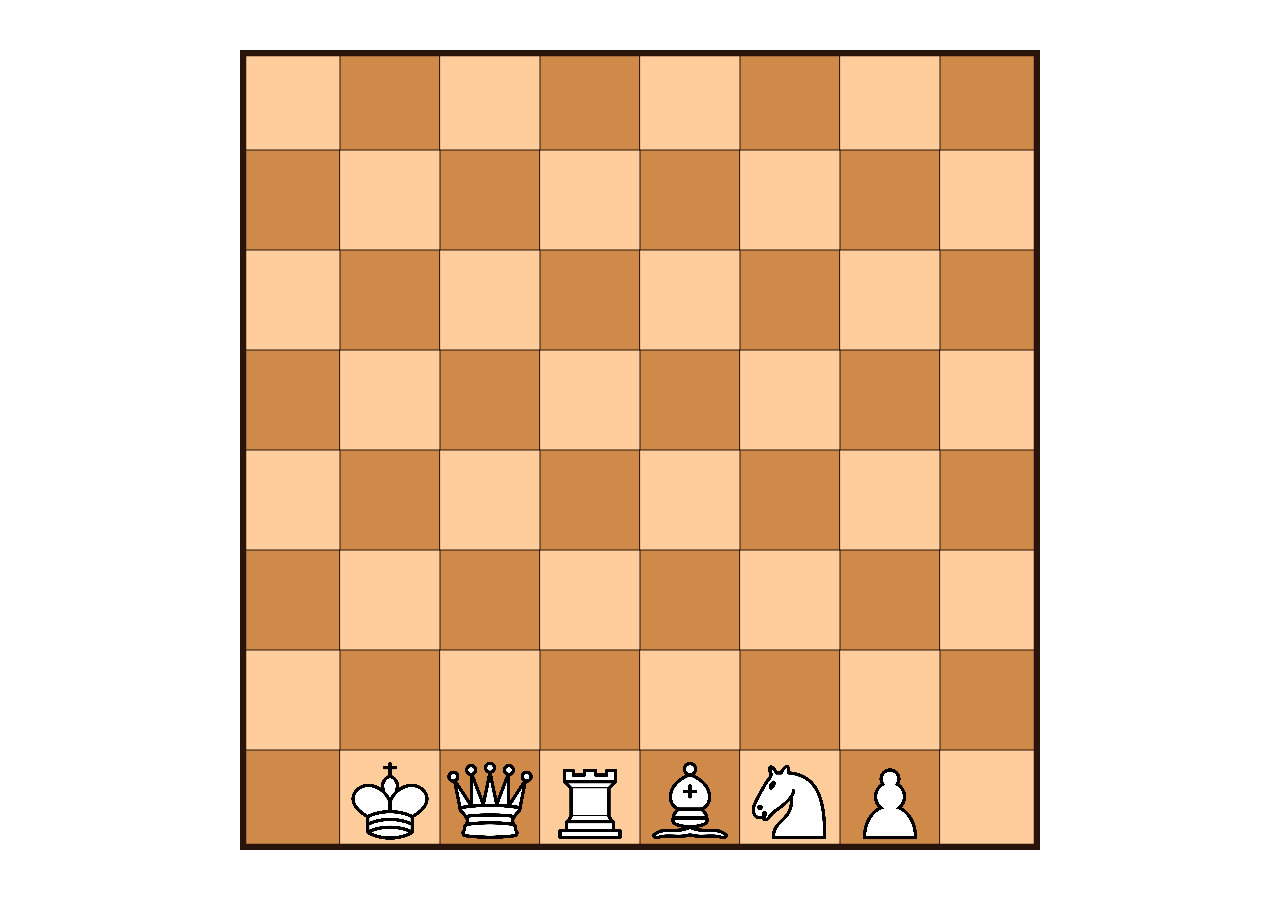
<file: index.html>
<!DOCTYPE html>
<html lang="en">
  <head>
    <meta charset="utf-8" />
    <meta name="viewport" content="width=device-width, initial-scale=1.0">

    <title>Sketch</title>

    <link rel="stylesheet" type="text/css" href="style.css">

    <script src="libraries/p5.min.js"></script>
    <script src="libraries/p5.sound.min.js"></script>
  </head>

  <body>
    <script src="sketch.js"></script>
    <script src="pieces.js"></script>
  </body>
</html>
</file>
<file: style.css>
html, body {
  height: 100%;
  display: flex;
  background-color: white;

  /* This centers our sketch horizontally. */
  justify-content: center;

  /* This centers our sketch vertically. */
  align-items: center;
}

canvas {
  display: block;
}
</file>
